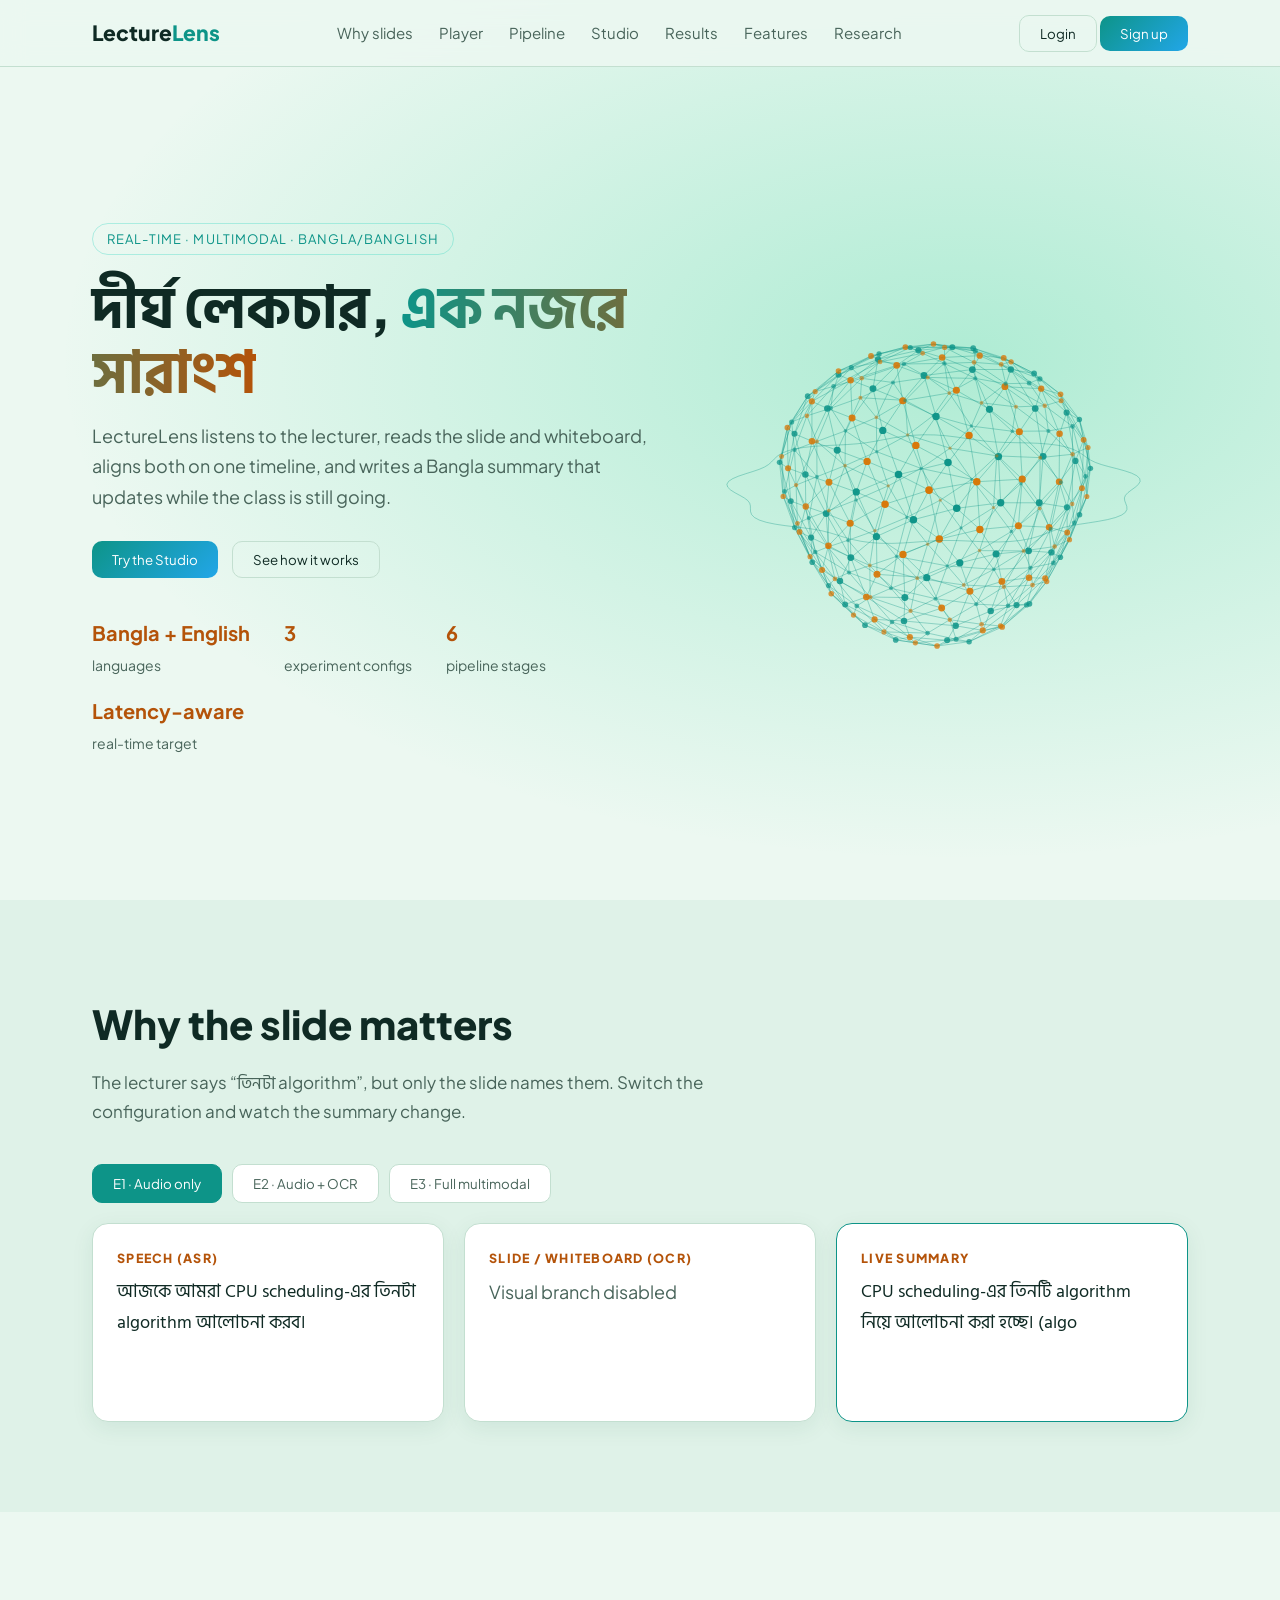
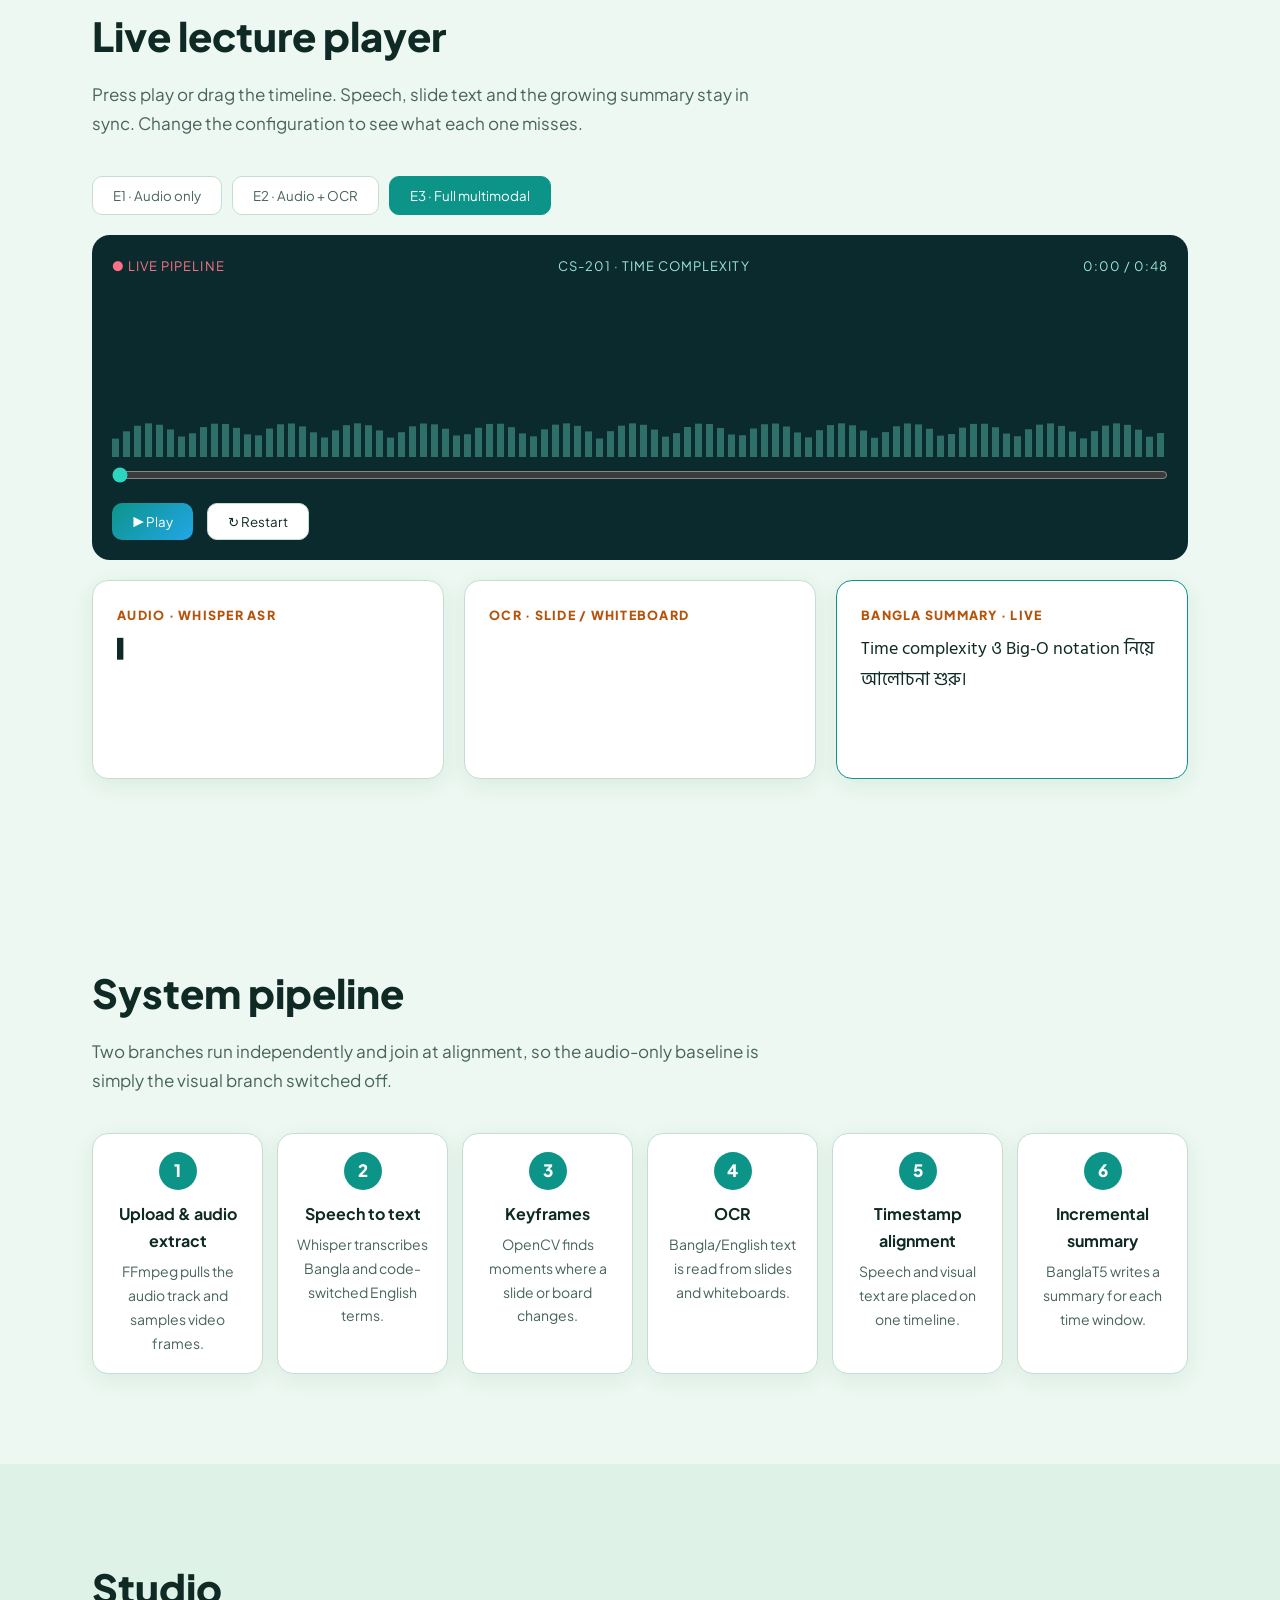
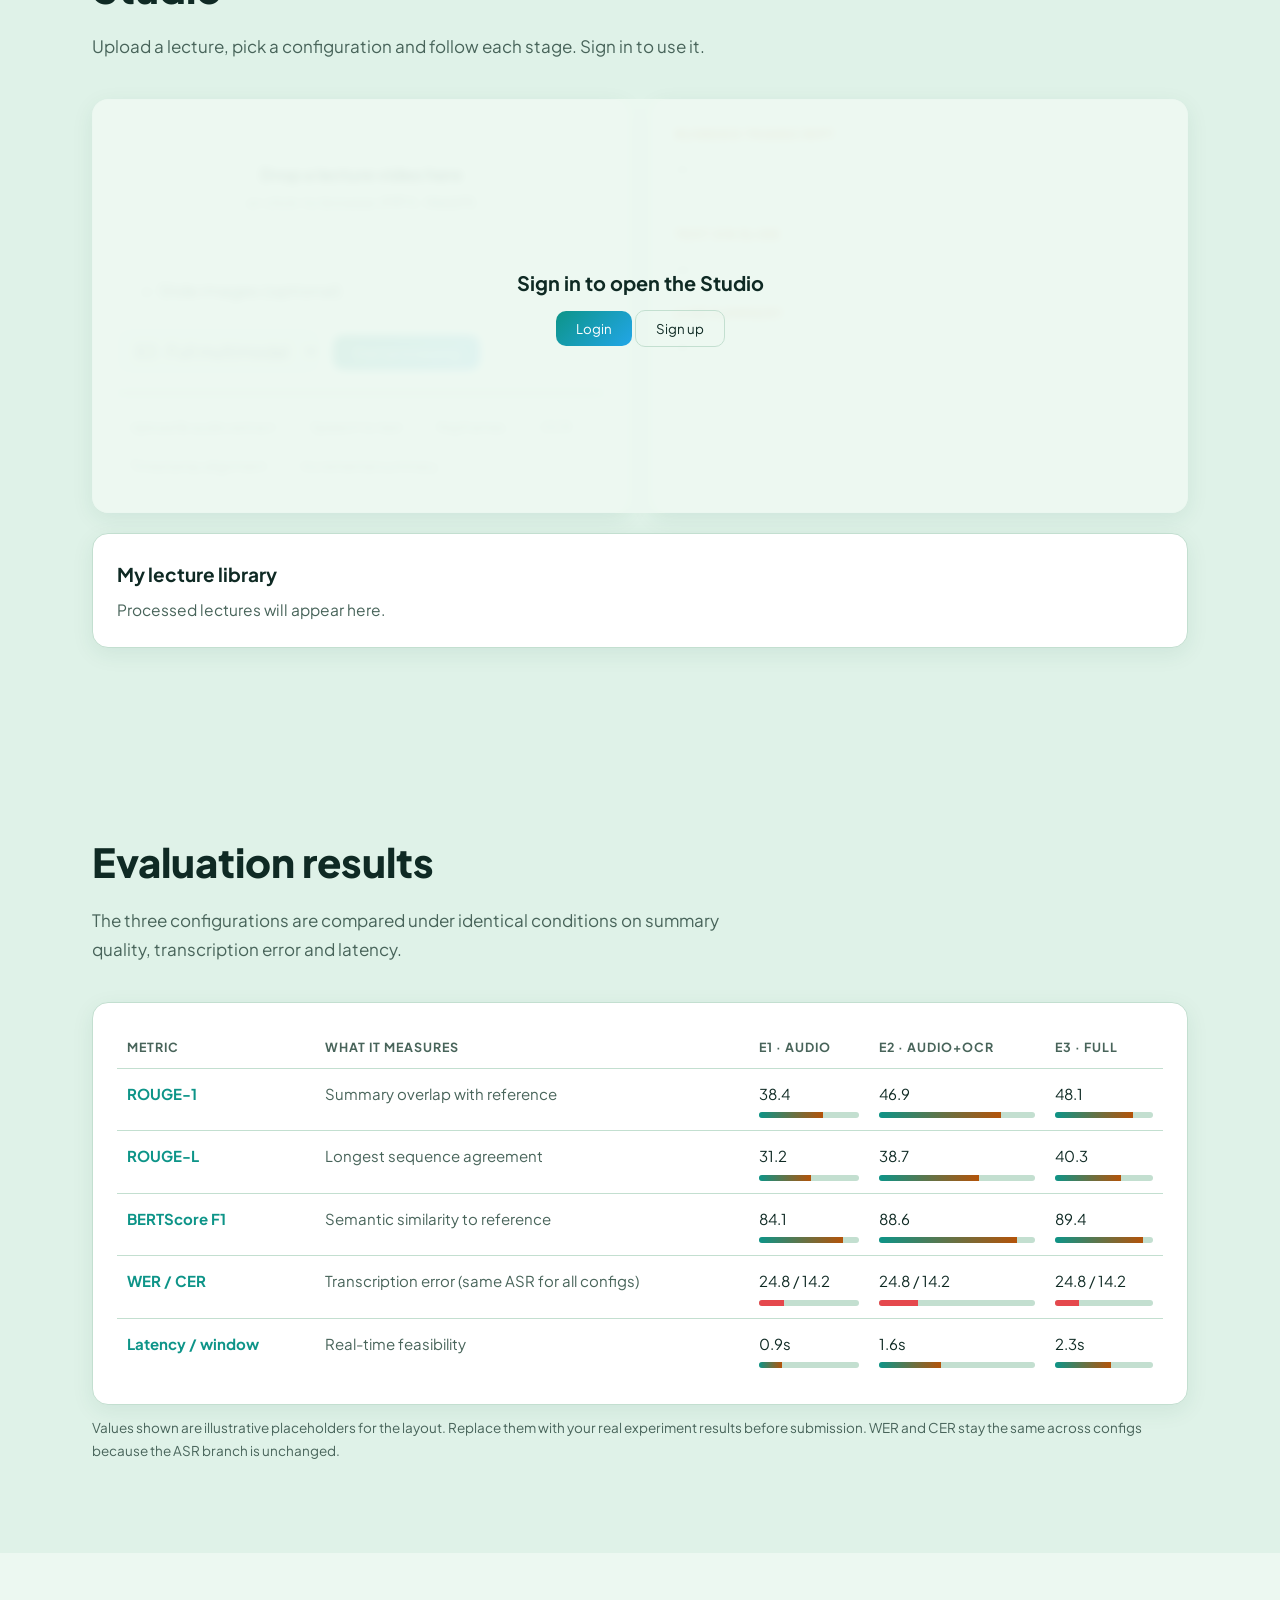
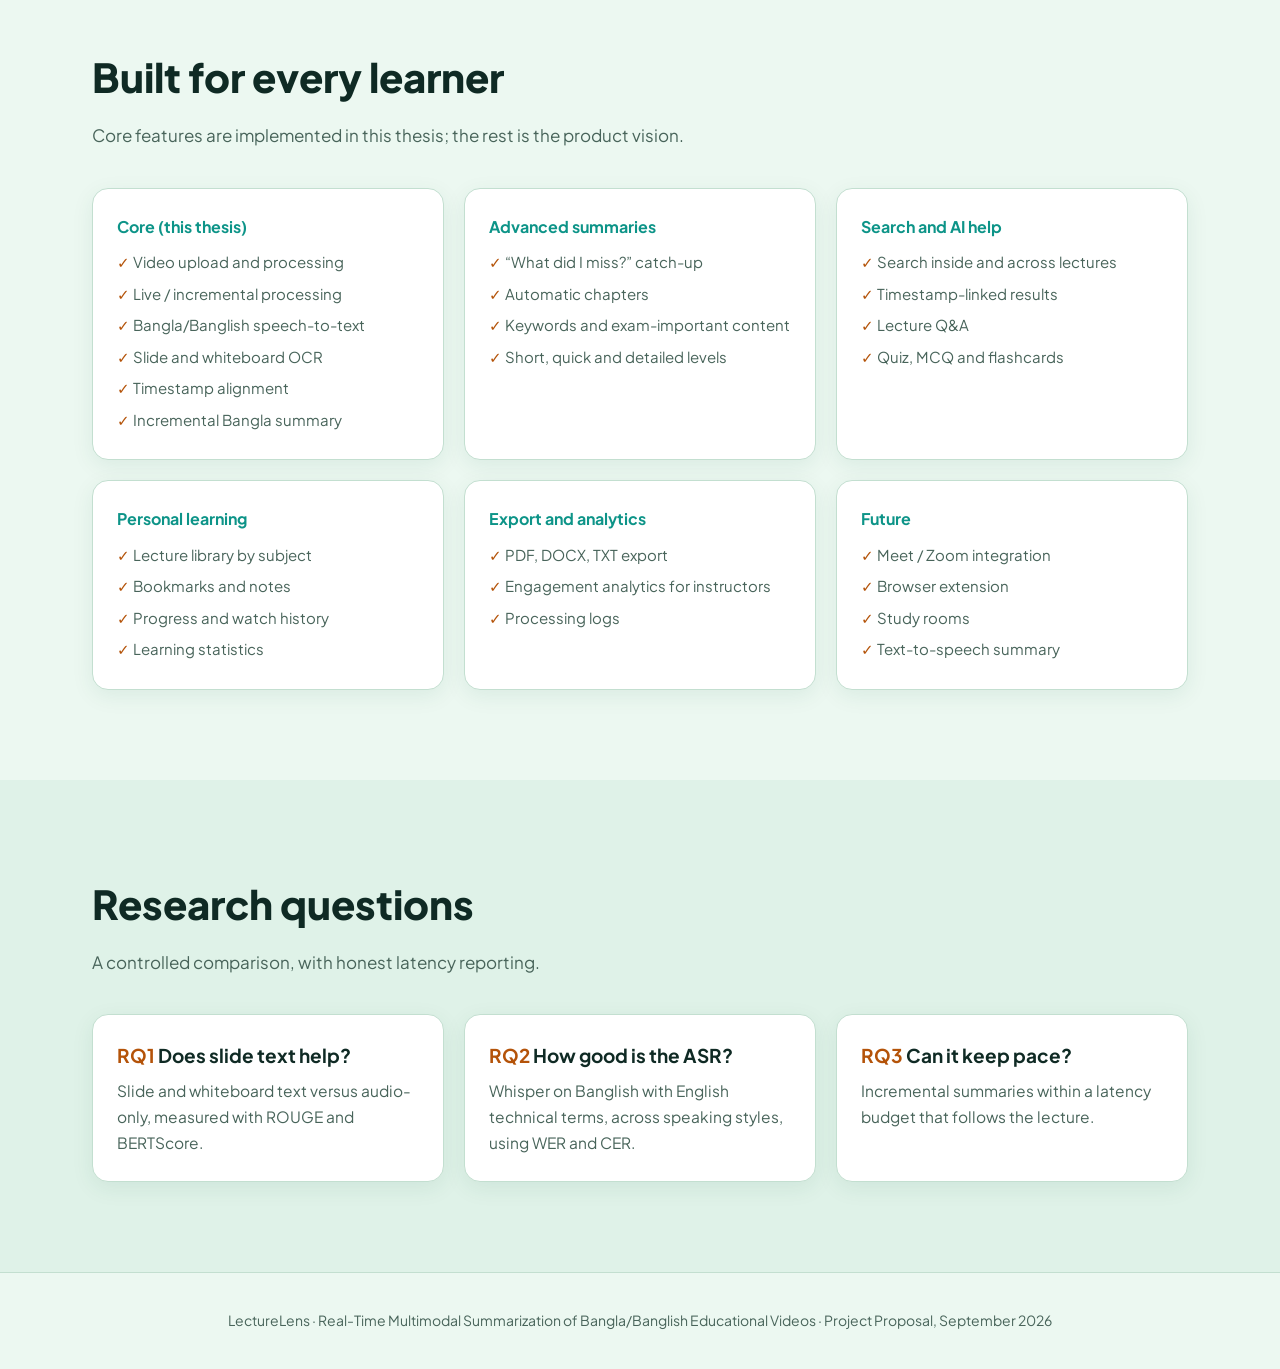
<file: index.html>
<!DOCTYPE html>
<html lang="bn">
<head>
<meta charset="UTF-8">
<meta name="viewport" content="width=device-width, initial-scale=1">
<title>LectureLens — Bangla/Banglish Multimodal Lecture Summarizer</title>
<link href="https://fonts.googleapis.com/css2?family=Plus+Jakarta+Sans:wght@400;600;800&family=Hind+Siliguri:wght@400;500;600&display=swap" rel="stylesheet">
<style>
:root{--bg:#ecf8f1;--bg2:#dff2e8;--card:#fff;--line:#c3dfd0;--tx:#0f2a24;--mut:#48645a;--a:#0d9488;--b:#b45309;--c:#5b6cf0}
*{box-sizing:border-box;margin:0;padding:0}
html{scroll-behavior:smooth}
body{background:var(--bg);color:var(--tx);font:17px/1.7 'Plus Jakarta Sans','Hind Siliguri',system-ui,sans-serif}
.bn{font-family:'Hind Siliguri','Plus Jakarta Sans',sans-serif}
a{color:inherit;text-decoration:none}
.wrap{max-width:1140px;margin:auto;padding:0 22px}
nav{position:fixed;inset:0 0 auto;z-index:20;background:rgba(236,248,241,.9);backdrop-filter:blur(12px);border-bottom:1px solid var(--line)}
nav .wrap{display:flex;align-items:center;justify-content:space-between;height:66px}
.logo{font-weight:800;font-size:21px}.logo i{color:var(--a);font-style:normal}
.links{display:flex;gap:26px;font-size:15px;color:var(--mut)}.links a:hover{color:#fff}
.btn{border:1px solid var(--line);background:transparent;color:var(--tx);padding:9px 20px;border-radius:10px;font:600 15px inherit;font-family:inherit;cursor:pointer;transition:.2s}
.btn:hover{border-color:var(--a);transform:translateY(-2px)}
.btn.p{background:linear-gradient(135deg,var(--a),#22a6e8);color:#fff;border:0}
.btn.p:hover{box-shadow:0 8px 28px rgba(13,148,136,.35)}
#hero{min-height:100vh;display:grid;place-items:center;padding-top:80px;position:relative;overflow:hidden;background:radial-gradient(900px 500px at 75% 40%,#34d39955,transparent),var(--bg)}
#hero .wrap{display:grid;grid-template-columns:1.05fr .95fr;gap:30px;align-items:center}
.tag{display:inline-block;font-size:13px;letter-spacing:.08em;color:var(--a);border:1px solid #2dd4bf55;padding:4px 14px;border-radius:99px;margin-bottom:18px}
h1{font-size:clamp(34px,5vw,58px);line-height:1.12;font-weight:800;margin-bottom:18px}
h1 span{background:linear-gradient(90deg,var(--a),var(--b));-webkit-background-clip:text;color:transparent}
.lead{color:var(--mut);font-size:18px;max-width:560px;margin-bottom:28px}
.row{display:flex;gap:14px;flex-wrap:wrap}
#cv{width:100%;aspect-ratio:1;max-height:560px}
.stats{display:flex;gap:34px;margin-top:38px}.stats b{display:block;font-size:26px;color:var(--b)}.stats small{color:var(--mut);font-size:14px}
section{padding:90px 0}.alt{background:var(--bg2)}
h2{font-size:clamp(28px,3.4vw,40px);font-weight:800;margin-bottom:10px}
.sub{color:var(--mut);max-width:680px;margin-bottom:38px}
.rv{opacity:0;transform:translateY(34px);transition:1s cubic-bezier(.2,.7,.2,1)}.rv.on{opacity:1;transform:none}
.tabs{display:flex;gap:10px;margin-bottom:20px;flex-wrap:wrap}
.tabs button{background:var(--card);border:1px solid var(--line);color:var(--mut);padding:10px 20px;border-radius:10px;cursor:pointer;font:600 15px inherit;font-family:inherit}
.tabs button.on{color:#fff;background:var(--a);border-color:var(--a)}
.g2{display:grid;grid-template-columns:1fr 1fr;gap:20px}.g3{display:grid;grid-template-columns:repeat(3,1fr);gap:20px}
.card{background:var(--card);border:1px solid var(--line);border-radius:16px;padding:24px;transition:transform .25s,border-color .25s;transform-style:preserve-3d}
.card{box-shadow:0 6px 22px rgba(13,90,70,.08)}.card:hover{border-color:var(--a)}
.card h3{font-size:19px;margin-bottom:6px}.card p{color:var(--mut);font-size:15.5px}
.lab{font-size:12.5px;letter-spacing:.1em;color:var(--b);font-weight:800;margin-bottom:8px}
.box{min-height:120px;font-size:18px}
.chip{display:inline-block;background:#2dd4bf22;color:var(--a);border-radius:8px;padding:0 8px;font-weight:600}
.flow{display:grid;grid-template-columns:repeat(6,1fr);gap:14px;position:relative}
.flow .card{padding:18px;text-align:center}.flow .n{width:38px;height:38px;border-radius:50%;background:var(--a);color:#fff;font-weight:800;display:grid;place-items:center;margin:0 auto 10px}
.flow .card h3{font-size:16px}.flow .card p{font-size:14px}
.bar{height:6px;background:var(--line);border-radius:9px;overflow:hidden;margin:16px 0}.bar i{display:block;height:100%;width:0;background:linear-gradient(90deg,var(--a),var(--b));transition:width .4s}
.steps{display:flex;gap:8px;flex-wrap:wrap;font-size:13.5px;margin-bottom:6px}.steps span{padding:3px 12px;border-radius:99px;border:1px solid var(--line);color:var(--mut)}.steps span.on{border-color:var(--a);color:var(--a)}
.drop{border:2px dashed var(--line);border-radius:16px;padding:34px;text-align:center;cursor:pointer;transition:.2s}.drop:hover,.drop.h{border-color:var(--a);background:#2dd4bf10}
select{background:var(--bg);color:var(--tx);border:1px solid var(--line);padding:10px 14px;border-radius:10px;font:inherit;margin:14px 10px 0 0}
video{width:100%;border-radius:12px;background:#000;max-height:260px}
.lock{position:absolute;inset:0;background:rgba(236,248,241,.94);backdrop-filter:blur(4px);display:grid;place-items:center;text-align:center;border-radius:16px;z-index:3}
.feat{font-size:15px}.feat h3{font-size:16px;color:var(--a);margin-bottom:6px}.feat li{list-style:none;padding:3px 0;color:var(--mut)}.feat li:before{content:"✓ ";color:var(--b)}
.rq b{color:var(--b)}
#lib .it{display:flex;justify-content:space-between;gap:10px;border-bottom:1px solid var(--line);padding:10px 0;font-size:15px}
.modal{position:fixed;inset:0;background:rgba(15,42,36,.55);z-index:50;display:none;place-items:center;padding:20px}.modal.on{display:grid}
.mb{background:var(--card);border:1px solid var(--line);border-radius:18px;padding:32px;width:100%;max-width:400px;animation:pop .35s}
@keyframes pop{from{opacity:0;transform:scale(.92) translateY(20px)}}
.mb input{width:100%;background:var(--bg);border:1px solid var(--line);color:var(--tx);padding:12px 14px;border-radius:10px;font:inherit;margin:6px 0 12px}
.mb input:focus{outline:0;border-color:var(--a)}.err{color:#fb7185;font-size:14px;min-height:22px}
footer{padding:36px 0;border-top:1px solid var(--line);color:var(--mut);font-size:14px;text-align:center}

.stats{flex-wrap:wrap;gap:16px 34px}.stats b{font-size:20px}
.pl{background:#0b2a2e;border-radius:18px;padding:20px;color:#e8fff8}.ph{display:flex;justify-content:space-between;gap:10px;font-size:13px;letter-spacing:.08em;color:#9be7d6;flex-wrap:wrap;margin-bottom:10px}.live{color:#fb7185}
#wv{width:100%;height:170px;display:block}#sc{width:100%;accent-color:#2dd4bf;margin-top:10px}
.tb table{width:100%;border-collapse:collapse;min-width:640px}.tb th{font-size:12.5px;letter-spacing:.08em;color:var(--mut);text-align:left;padding:10px}.tb td{padding:12px 10px;border-top:1px solid var(--line);font-size:15px;vertical-align:top}
.tb td b{color:var(--a)}.tb .bar{margin:6px 0 0}.tb .bar i{transition:width 1.3s}.rv.on .tb .bar i,.tb.rv.on .bar i{width:var(--w)}.tb .bad i{background:#e5484d}
.note{font-size:13.5px;color:var(--mut);margin-top:12px}
section,header{scroll-margin-top:66px}
@media(max-width:900px){#hero .wrap,.g2,.g3{grid-template-columns:1fr}.flow{grid-template-columns:1fr 1fr}.links{display:none}}
@media(prefers-reduced-motion:reduce){*{animation:none!important;transition:none!important}.rv{opacity:1;transform:none}}
</style>
</head>
<body>
<nav><div class="wrap"><a href="#hero" class="logo">Lecture<i>Lens</i></a>
<div class="links"><a href="#demo">Why slides</a><a href="#player">Player</a><a href="#pipeline">Pipeline</a><a href="#studio">Studio</a><a href="#results">Results</a><a href="#features">Features</a><a href="#research">Research</a></div>
<div id="auth"></div></div></nav>

<header id="hero"><div class="wrap">
<div><span class="tag">REAL-TIME · MULTIMODAL · BANGLA/BANGLISH</span>
<h1>দীর্ঘ লেকচার, <span>এক নজরে সারাংশ</span></h1>
<p class="lead">LectureLens listens to the lecturer, reads the slide and whiteboard, aligns both on one timeline, and writes a Bangla summary that updates while the class is still going.</p>
<div class="row"><button class="btn p" onclick="go('studio')">Try the Studio</button><button class="btn" onclick="go('demo')">See how it works</button></div>
<div class="stats"><div><b>Bangla + English</b><small>languages</small></div><div><b>3</b><small>experiment configs</small></div><div><b>6</b><small>pipeline stages</small></div><div><b>Latency-aware</b><small>real-time target</small></div></div></div>
<canvas id="cv"></canvas></div></header>

<section id="demo" class="alt"><div class="wrap">
<h2 class="rv">Why the slide matters</h2>
<p class="sub rv">The lecturer says “তিনটা algorithm”, but only the slide names them. Switch the configuration and watch the summary change.</p>
<div class="tabs rv" id="tabs"><button class="on" data-k="0">E1 · Audio only</button><button data-k="1">E2 · Audio + OCR</button><button data-k="2">E3 · Full multimodal</button></div>
<div class="g3 rv">
<div class="card"><div class="lab">SPEECH (ASR)</div><div class="box bn" id="dA"></div></div>
<div class="card"><div class="lab">SLIDE / WHITEBOARD (OCR)</div><div class="box" id="dO"></div></div>
<div class="card" style="border-color:var(--a)"><div class="lab">LIVE SUMMARY</div><div class="box bn" id="dS"></div></div></div>
</div></section>

<section id="player"><div class="wrap">
<h2 class="rv">Live lecture player</h2>
<p class="sub rv">Press play or drag the timeline. Speech, slide text and the growing summary stay in sync. Change the configuration to see what each one misses.</p>
<div class="tabs rv" id="ptabs"><button data-k="0">E1 · Audio only</button><button data-k="1">E2 · Audio + OCR</button><button class="on" data-k="2">E3 · Full multimodal</button></div>
<div class="pl rv"><div class="ph"><span class="live">● LIVE PIPELINE</span><span>CS-201 · TIME COMPLEXITY</span><span id="tm">0:00 / 0:48</span></div>
<canvas id="wv"></canvas><input type="range" id="sc" min="0" max="480" value="0" aria-label="Timeline">
<div class="row" style="margin-top:12px"><button class="btn p" id="pp">▶ Play</button><button class="btn" id="rs" style="background:#fff">↻ Restart</button></div></div>
<div class="g3 rv" style="margin-top:20px">
<div class="card"><div class="lab">AUDIO · WHISPER ASR</div><div class="box bn" id="pA">—</div></div>
<div class="card"><div class="lab">OCR · SLIDE / WHITEBOARD</div><div class="box" id="pO" style="font-family:monospace">—</div></div>
<div class="card" style="border-color:var(--a)"><div class="lab">BANGLA SUMMARY · LIVE</div><div class="box bn" id="pS">—</div></div></div>
</div></section>

<section id="pipeline"><div class="wrap">
<h2 class="rv">System pipeline</h2>
<p class="sub rv">Two branches run independently and join at alignment, so the audio-only baseline is simply the visual branch switched off.</p>
<div class="flow rv" id="flow"></div>
</div></section>

<section id="studio" class="alt"><div class="wrap">
<h2 class="rv">Studio</h2>
<p class="sub rv">Upload a lecture, pick a configuration and follow each stage. Sign in to use it.</p>
<div class="g2 rv" style="position:relative">
<div class="card"><div class="drop" id="drop"><b>Drop a lecture video here</b><p>or click to browse (MP4, WebM)</p></div>
<input type="file" id="file" accept="video/*" hidden>
<video id="vid" controls hidden></video>
<label class="btn" style="display:inline-block;margin:14px 10px 0 0;cursor:pointer">＋ Slide images (optional)<input type="file" id="imgs" accept="image/*" multiple hidden></label><small id="ic" style="color:var(--mut)"></small><br><select id="cfg"><option value="0">E1 · Audio only</option><option value="1">E2 · Audio + OCR</option><option value="2" selected>E3 · Full multimodal</option></select>
<button class="btn p" id="run">Start processing</button>
<div class="bar"><i id="pb"></i></div><div class="steps" id="st"></div></div>
<div class="card"><div class="lab">RUNNING TRANSCRIPT</div><div class="box bn" id="oT" style="min-height:70px">—</div>
<div class="lab">TEXT ON SLIDE</div><div class="box" id="oO" style="min-height:50px">—</div>
<div class="lab">LIVE SUMMARY</div><div class="box bn" id="oS" style="min-height:70px">—</div>
<button class="btn" id="dl" hidden>Download summary (.txt)</button></div>
<div class="lock" id="lock"><div><h3 style="margin-bottom:10px">Sign in to open the Studio</h3><button class="btn p" onclick="openM('login')">Login</button> <button class="btn" onclick="openM('signup')">Sign up</button></div></div>
</div>
<div class="card rv" id="lib" style="margin-top:20px"><h3>My lecture library</h3><div id="libL"><p>Nothing yet.</p></div></div>
</div></section>

<section id="results" class="alt"><div class="wrap">
<h2 class="rv">Evaluation results</h2>
<p class="sub rv">The three configurations are compared under identical conditions on summary quality, transcription error and latency.</p>
<div class="card rv tb" style="overflow-x:auto"><table><thead><tr><th>METRIC</th><th>WHAT IT MEASURES</th><th>E1 · AUDIO</th><th>E2 · AUDIO+OCR</th><th>E3 · FULL</th></tr></thead><tbody id="mtb"></tbody></table></div>
<p class="note">Values shown are illustrative placeholders for the layout. Replace them with your real experiment results before submission. WER and CER stay the same across configs because the ASR branch is unchanged.</p>
</div></section>

<section id="features"><div class="wrap">
<h2 class="rv">Built for every learner</h2>
<p class="sub rv">Core features are implemented in this thesis; the rest is the product vision.</p>
<div class="g3" id="fg"></div>
</div></section>

<section id="research" class="alt"><div class="wrap">
<h2 class="rv">Research questions</h2><p class="sub rv">A controlled comparison, with honest latency reporting.</p>
<div class="g3 rv rq">
<div class="card"><h3><b>RQ1</b> Does slide text help?</h3><p>Slide and whiteboard text versus audio-only, measured with ROUGE and BERTScore.</p></div>
<div class="card"><h3><b>RQ2</b> How good is the ASR?</h3><p>Whisper on Banglish with English technical terms, across speaking styles, using WER and CER.</p></div>
<div class="card"><h3><b>RQ3</b> Can it keep pace?</h3><p>Incremental summaries within a latency budget that follows the lecture.</p></div></div>
</div></section>

<footer>LectureLens · Real-Time Multimodal Summarization of Bangla/Banglish Educational Videos · Project Proposal, September 2026</footer>

<div class="modal" id="m"><div class="mb"><h3 id="mt" style="margin-bottom:12px"></h3>
<div id="nmW"><label>Full name</label><input id="nm" autocomplete="name"></div>
<label>Email</label><input id="em" type="email" autocomplete="email">
<label>Password (6+ characters)</label><input id="pw" type="password" autocomplete="current-password">
<div class="err" id="er"></div>
<button class="btn p" style="width:100%" id="sub"></button>
<p style="text-align:center;margin-top:12px;font-size:14px"><a href="#" id="sw" style="color:var(--a)"></a> · <a href="#" onclick="closeM();return false" style="color:var(--mut)">Close</a></p></div></div>

<script>
const $=s=>document.querySelector(s),go=id=>document.getElementById(id).scrollIntoView();
/* ---------- 3D hero: two streams (speech + slide text) merge into one sphere ---------- */
(()=>{const c=$('#cv'),x=c.getContext('2d');let W,H,mx=0,my=0,t=0;const P=[];
for(let i=0;i<230;i++){const k=(i+.5)/230,ph=Math.acos(1-2*k),th=Math.PI*(1+5**.5)*i;
P.push({x:Math.cos(th)*Math.sin(ph),y:Math.cos(ph),z:Math.sin(th)*Math.sin(ph),s:i%2})}
function rs(){const d=devicePixelRatio||1;W=c.clientWidth;H=c.clientHeight;c.width=W*d;c.height=H*d;x.setTransform(d,0,0,d,0,0)}
addEventListener('resize',rs);rs();
addEventListener('pointermove',e=>{mx=(e.clientX/innerWidth-.5)*.8;my=(e.clientY/innerHeight-.5)*.8});
function fr(){t+=.006;x.clearRect(0,0,W,H);const R=Math.min(W,H)*.3,q=[];
const ay=t+mx,ax=.35+my*.5,ca=Math.cos(ay),sa=Math.sin(ay),cb=Math.cos(ax),sb=Math.sin(ax);
for(const p of P){const pulse=1+.06*Math.sin(t*5+p.y*4);let X=p.x*ca+p.z*sa,Z=-p.x*sa+p.z*ca,Y=p.y*cb-Z*sb;Z=p.y*sb+Z*cb;
q.push({X:X*pulse,Y:Y*pulse,Z,s:p.s,sx:W/2+X*R*pulse,sy:H/2+Y*R*pulse})}
x.lineWidth=1;
for(let i=0;i<q.length;i++)for(let j=i+1;j<q.length;j++){const a=q[i],b=q[j],d=(a.X-b.X)**2+(a.Y-b.Y)**2+(a.Z-b.Z)**2;
if(d<.12){x.strokeStyle=a.s==b.s?(a.s?'rgba(217,119,6,':'rgba(13,148,136,'):'rgba(124,140,255,';x.strokeStyle+=(.5*(1-d/.12)*(.55+.45*(a.Z+1)/2))+')';x.beginPath();x.moveTo(a.sx,a.sy);x.lineTo(b.sx,b.sy);x.stroke()}}
for(const a of q){const r=1.6+2.2*(a.Z+1)/2;x.fillStyle=a.s?'#d97706':'#0d9488';x.globalAlpha=.45+.55*(a.Z+1)/2;x.beginPath();x.arc(a.sx,a.sy,r,0,7);x.fill()}
x.globalAlpha=1;
/* waveform ring (speech) */
x.strokeStyle='rgba(13,148,136,.35)';x.beginPath();for(let i=0;i<=120;i++){const u=i/120*Math.PI*2,r=R*1.32+Math.sin(u*9+t*6)*9;const X=Math.cos(u)*r,Y=Math.sin(u)*r*.32;const yy=Y*Math.cos(.6)+0,px=W/2+X,py=H/2+yy+Math.sin(t)*0;i?x.lineTo(px,py):x.moveTo(px,py)}x.stroke();
if(!RM)requestAnimationFrame(fr)}
const RM=matchMedia('(prefers-reduced-motion:reduce)').matches;if(RM)t=1;fr()})();
/* ---------- scroll reveal + 3D tilt ---------- */
const io=new IntersectionObserver(e=>e.forEach(v=>v.isIntersecting&&v.target.classList.add('on')),{threshold:.12});
const obs=()=>document.querySelectorAll('.rv:not(.on)').forEach(e=>io.observe(e));
document.addEventListener('pointermove',e=>{const c=e.target.closest&&e.target.closest('.card');document.querySelectorAll('.card').forEach(k=>{if(k!==c)k.style.transform=''});
if(c&&!c.closest('.lock')){const r=c.getBoundingClientRect(),px=(e.clientX-r.left)/r.width-.5,py=(e.clientY-r.top)/r.height-.5;c.style.transform=`perspective(700px) rotateY(${px*9}deg) rotateX(${-py*9}deg) translateY(-4px)`}});
/* ---------- content ---------- */
const AUD='আজকে আমরা CPU scheduling-এর তিনটা algorithm আলোচনা করব।',OCR='CPU Scheduling — 1. FCFS  2. SJF  3. Round Robin';
const SUM=['CPU scheduling-এর তিনটি algorithm নিয়ে আলোচনা করা হচ্ছে। (algorithm-গুলোর নাম অজানা)',
'CPU scheduling এবং এর তিনটি algorithm — FCFS, SJF ও Round Robin — নিয়ে আলোচনা করা হচ্ছে।',
'CPU scheduling-এর তিনটি algorithm — FCFS, SJF ও Round Robin — স্লাইডের তালিকা অনুযায়ী আলোচনা করা হচ্ছে।'];
function typ(el,txt,sp=22){clearInterval(el._t);el.textContent='';let i=0;el._t=setInterval(()=>{el.textContent=txt.slice(0,++i);if(i>=txt.length)clearInterval(el._t)},sp)}
function demo(k){typ($('#dA'),AUD);$('#dO').innerHTML=k>0?OCR.replace(/FCFS|SJF|Round Robin/g,m=>`<span class="chip">${m}</span>`):'<span style="color:var(--mut)">Visual branch disabled</span>';typ($('#dS'),SUM[k],28)}
$('#tabs').onclick=e=>{const b=e.target.closest('button');if(!b)return;document.querySelectorAll('#tabs button').forEach(x=>x.classList.remove('on'));b.classList.add('on');demo(+b.dataset.k)};demo(0);
const ST=[['Upload & audio extract','FFmpeg pulls the audio track and samples video frames.'],['Speech to text','Whisper transcribes Bangla and code-switched English terms.'],['Keyframes','OpenCV finds moments where a slide or board changes.'],['OCR','Bangla/English text is read from slides and whiteboards.'],['Timestamp alignment','Speech and visual text are placed on one timeline.'],['Incremental summary','BanglaT5 writes a summary for each time window.']];
$('#flow').innerHTML=ST.map((s,i)=>`<div class="card"><div class="n">${i+1}</div><h3>${s[0]}</h3><p>${s[1]}</p></div>`).join('');
const FT=[['Core (this thesis)',['Video upload and processing','Live / incremental processing','Bangla/Banglish speech-to-text','Slide and whiteboard OCR','Timestamp alignment','Incremental Bangla summary']],
['Advanced summaries',['“What did I miss?” catch-up','Automatic chapters','Keywords and exam-important content','Short, quick and detailed levels']],
['Search and AI help',['Search inside and across lectures','Timestamp-linked results','Lecture Q&amp;A','Quiz, MCQ and flashcards']],
['Personal learning',['Lecture library by subject','Bookmarks and notes','Progress and watch history','Learning statistics']],
['Export and analytics',['PDF, DOCX, TXT export','Engagement analytics for instructors','Processing logs']],
['Future',['Meet / Zoom integration','Browser extension','Study rooms','Text-to-speech summary']]];
$('#fg').innerHTML=FT.map(f=>`<div class="card feat rv"><h3>${f[0]}</h3><ul>${f[1].map(i=>`<li>${i}</li>`).join('')}</ul></div>`).join('');
/* ---------- auth (browser-side demo; swap fetch() calls for a real API later) ---------- */
const ls={get:k=>{try{return JSON.parse(localStorage.getItem(k))}catch(e){return null}},set:(k,v)=>{try{localStorage.setItem(k,JSON.stringify(v))}catch(e){}}};
async function hash(s){try{const b=await crypto.subtle.digest('SHA-256',new TextEncoder().encode('ll:'+s));return[...new Uint8Array(b)].map(x=>x.toString(16).padStart(2,'0')).join('')}catch(e){let h=5381;for(const ch of s)h=(h*33^ch.charCodeAt(0))>>>0;return'f'+h}}
let mode='login',me=ls.get('ll_me');
function paint(){$('#auth').innerHTML=me?`<span style="margin-right:12px;font-size:15px">${me.name.replace(/</g,'')}</span><button class="btn" onclick="logout()">Logout</button>`:`<button class="btn" onclick="openM('login')">Login</button> <button class="btn p" onclick="openM('signup')">Sign up</button>`;
$('#lock').style.display=me?'none':'grid';lib()}
function openM(m){mode=m;$('#m').classList.add('on');$('#mt').textContent=m=='login'?'Welcome back':'Create your account';$('#nmW').style.display=m=='login'?'none':'block';$('#sub').textContent=m=='login'?'Login':'Sign up';$('#sw').textContent=m=='login'?'New here? Sign up':'Have an account? Login';$('#er').textContent=''}
function closeM(){$('#m').classList.remove('on')}
$('#sw').onclick=e=>{e.preventDefault();openM(mode=='login'?'signup':'login')};
$('#sub').onclick=async()=>{const n=$('#nm').value.trim(),e=$('#em').value.trim().toLowerCase(),p=$('#pw').value,u=ls.get('ll_users')||{};
if(!/^\S+@\S+\.\S+$/.test(e))return $('#er').textContent='Enter a valid email.';if(p.length<6)return $('#er').textContent='Password needs 6+ characters.';
const h=await hash(p);
if(mode=='signup'){if(!n)return $('#er').textContent='Enter your name.';if(u[e])return $('#er').textContent='This email is already registered.';u[e]={name:n,h};ls.set('ll_users',u);me={name:n,email:e}}
else{if(!u[e]||u[e].h!==h)return $('#er').textContent='Wrong email or password.';me={name:u[e].name,email:e}}
ls.set('ll_me',me);closeM();paint()};
function logout(){me=null;localStorage.removeItem('ll_me');paint()}
$('#m').onclick=e=>{if(e.target.id=='m')closeM()};
/* ---------- studio ---------- */
let vf=null;const drop=$('#drop'),fi=$('#file');
$('#st').innerHTML=ST.map(s=>`<span>${s[0]}</span>`).join('');
drop.onclick=()=>fi.click();
['dragover','dragenter'].forEach(v=>drop.addEventListener(v,e=>{e.preventDefault();drop.classList.add('h')}));
['dragleave','drop'].forEach(v=>drop.addEventListener(v,e=>{e.preventDefault();drop.classList.remove('h')}));
drop.addEventListener('drop',e=>pick(e.dataTransfer.files[0]));fi.onchange=()=>pick(fi.files[0]);
function pick(f){if(!f||!f.type.startsWith('video/'))return alert('Please choose a video file.');vf=f;$('#vid').src=URL.createObjectURL(f);$('#vid').hidden=false;drop.innerHTML=`<b>${f.name.replace(/</g,'')}</b><p>${(f.size/1048576).toFixed(1)} MB · click to change</p>`}
let busy=false;
$('#run').onclick=async()=>{if(!me)return openM('login');if(!vf)return alert('Upload a video first.');if(busy)return;busy=true;const k=+$('#cfg').value,sp=[...document.querySelectorAll('#st span')];
$('#dl').hidden=true;$('#oT').textContent=$('#oO').textContent=$('#oS').textContent='—';sp.forEach(s=>s.classList.remove('on'));
for(let i=0;i<ST.length;i++){sp[i].classList.add('on');$('#pb').style.width=((i+1)/ST.length*100)+'%';
if(i==1)typ($('#oT'),AUD,18);if(i==3)k>0?typ($('#oO'),OCR,18):$('#oO').textContent='(visual branch off)';if(i==5)typ($('#oS'),SUM[k],24);
await new Promise(r=>setTimeout(r,1000))}
/* Real system: POST the file to a Python API (FFmpeg + Whisper + OCR + BanglaT5) and stream results here. This demo shows the sample lecture from the proposal. */
$('#dl').hidden=false;busy=false;
const L=ls.get('ll_lib')||[];L.unshift({n:vf.name,s:vf.size,c:['E1','E2','E3'][k],d:new Date().toLocaleDateString(),t:SUM[k]});ls.set('ll_lib',L.slice(0,20));lib()};
$('#dl').onclick=()=>{const a=document.createElement('a');a.href=URL.createObjectURL(new Blob([`Transcript:\n${AUD}\n\nSummary:\n${$('#oS').textContent}`],{type:'text/plain;charset=utf-8'}));a.download='lecture-summary.txt';a.click()};
function lib(){const L=(ls.get('ll_lib')||[]);$('#libL').innerHTML=me&&L.length?L.map(v=>`<div class="it"><span>${v.n.replace(/</g,'')}<br><small class="bn" style="color:var(--mut)">${v.t}</small></span><span style="text-align:right"><span class="chip">${v.c}</span><br><small>${v.d}</small></span></div>`).join(''):'<p style="color:var(--mut)">Processed lectures will appear here.</p>'}
/* ---------- lecture player ---------- */
const CUES=[{t:0,a:'আজকে আমরা শিখব time complexity — মানে একটা algorithm কত দ্রুত চলে।',o:'Time Complexity — Big-O Notation',s:['আজ time complexity নিয়ে আলোচনা শুরু হয়েছে।','Time complexity ও Big-O notation নিয়ে আলোচনা শুরু।','Time complexity ও Big-O notation নিয়ে আলোচনা শুরু।']},
{t:14,a:'Divide and conquer-এর জন্য recurrence relation হলো এই সূত্রটা।',o:'T(n) = aT(n/b) + f(n)',s:['Recurrence relation আলোচিত হয়েছে। (সূত্র অজানা)','Divide and conquer-এর recurrence: T(n) = aT(n/b) + f(n)।','Divide and conquer-এর recurrence T(n) = aT(n/b) + f(n), যা Master theorem-এর ভিত্তি।']},
{t:30,a:'বাইনারি সার্চ সাধারণত O লগ n সময় নেয়।',o:'Binary Search → O(log n)',s:['বাইনারি সার্চ দ্রুত, তবে সঠিক জটিলতা বলা হয়নি।','বাইনারি সার্চের time complexity O(log n)।','বাইনারি সার্চের time complexity O(log n), কারণ প্রতি ধাপে search space অর্ধেক হয়।']}];
let T=0,pl=false,pk=2,lt=0;const wv=$('#wv'),wx=wv.getContext('2d'),fm=s=>Math.floor(s/60)+':'+String(Math.floor(s%60)).padStart(2,'0');
function render(){const s=T/10;let i=-1;CUES.forEach((c,j)=>{if(s>=c.t)i=j});$('#tm').textContent=fm(s)+' / 0:48';$('#sc').value=T;
if(i<0){$('#pA').textContent=$('#pO').textContent=$('#pS').textContent='—';return}
const c=CUES[i],n=Math.floor((s-c.t)*14);$('#pA').textContent=c.a.slice(0,n)+(n<c.a.length?'▌':'');
$('#pO').textContent=pk?c.o.slice(0,Math.floor((s-c.t)*20)):'(visual branch off)';$('#pS').textContent=CUES.slice(0,i+1).map(x=>x.s[pk]).join(' ')}
function wave(now){const d=devicePixelRatio||1,W=wv.clientWidth,H=wv.clientHeight;if(wv.width!=W*d){wv.width=W*d;wv.height=H*d}wx.setTransform(d,0,0,d,0,0);wx.clearRect(0,0,W,H);
const N=Math.floor(W/11),tt=now/1000;for(let i=0;i<N;i++){const a=pl?.25+.75*Math.abs(Math.sin(i*.7+tt*4)*Math.sin(i*.21+tt*1.3)):.12+.1*Math.abs(Math.sin(i*.5));const h=a*H*.9;wx.fillStyle=i/N<T/480?'#2dd4bf':'#2f6f6a';wx.fillRect(i*11,H-h,7,h)}
if(pl){T=Math.min(480,T+(now-lt)/100);if(T>=480){pl=false;$('#pp').textContent='▶ Play'}render()}lt=now;requestAnimationFrame(wave)}
requestAnimationFrame(wave);
$('#pp').onclick=()=>{if(T>=480)T=0;pl=!pl;$('#pp').textContent=pl?'❚❚ Pause':'▶ Play'};
$('#rs').onclick=()=>{T=0;pl=true;$('#pp').textContent='❚❚ Pause';render()};
$('#sc').oninput=e=>{T=+e.target.value;render()};
$('#ptabs').onclick=e=>{const b=e.target.closest('button');if(!b)return;document.querySelectorAll('#ptabs button').forEach(x=>x.classList.remove('on'));b.classList.add('on');pk=+b.dataset.k;render()};
/* ---------- results table ---------- */
const M=[['ROUGE-1','Summary overlap with reference',[38.4,46.9,48.1],60],['ROUGE-L','Longest sequence agreement',[31.2,38.7,40.3],60],['BERTScore F1','Semantic similarity to reference',[84.1,88.6,89.4],100],['WER / CER','Transcription error (same ASR for all configs)',['24.8 / 14.2','24.8 / 14.2','24.8 / 14.2'],100,25],['Latency / window','Real-time feasibility',[0.9,1.6,2.3],4]];
$('#mtb').innerHTML=M.map(r=>`<tr><td><b>${r[0]}</b></td><td style="color:var(--mut)">${r[1]}</td>${r[2].map(v=>{const w=r[4]&&r[0]=='WER / CER'?r[4]:v/r[3]*100;return`<td>${r[0]=='Latency / window'?v+'s':v}<div class="bar ${r[0]=='WER / CER'?'bad':''}"><i style="--w:${w}%"></i></div></td>`}).join('')}</tr>`).join('');
$('#imgs').onchange=e=>$('#ic').textContent=e.target.files.length+' image(s) added';
render();
/* in-page links: scroll inside the page (works even inside preview frames) */
document.addEventListener('click',e=>{const a=e.target.closest('a[href^="#"]');if(!a)return;e.preventDefault();const id=a.getAttribute('href').slice(1),t=id&&document.getElementById(id);if(t)t.scrollIntoView({behavior:'smooth'})});
paint();obs();
</script>
</body>
</html>
</file>
